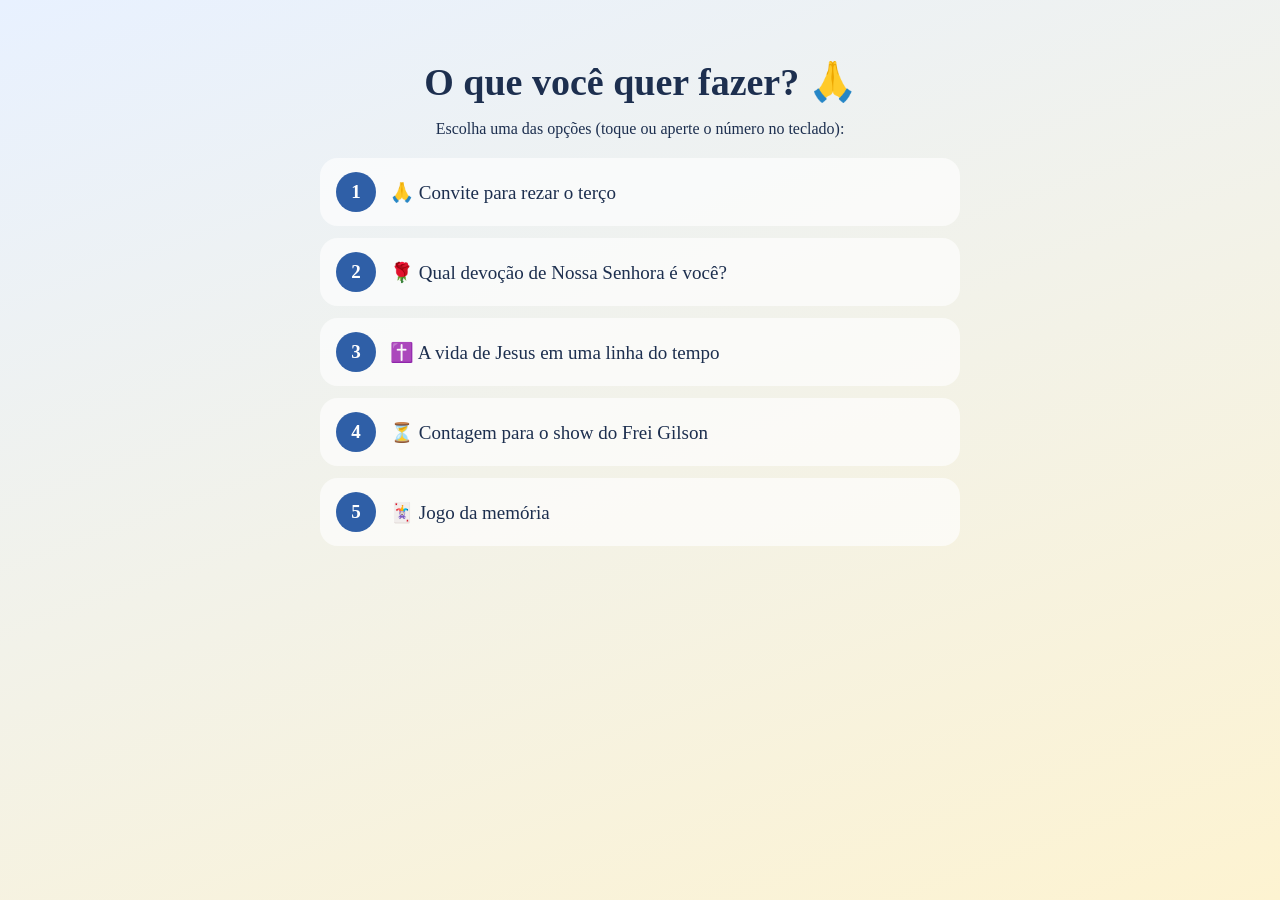
<file: fe/index.html>
<!DOCTYPE html>
<html lang="pt-BR">
<head>
<meta charset="utf-8">
<meta name="viewport" content="width=device-width, initial-scale=1">
<title>Escolha</title>
<link rel="stylesheet" href="css/base.css">
<link rel="stylesheet" href="css/index.css">
</head>
<body>
<main>
  <h1>O que você quer fazer? 🙏</h1>
  <p>Escolha uma das opções (toque ou aperte o número no teclado):</p>
  <nav id="menu"></nav>
</main>
<script src="js/index.js"></script>
</body>
</html>
</file>
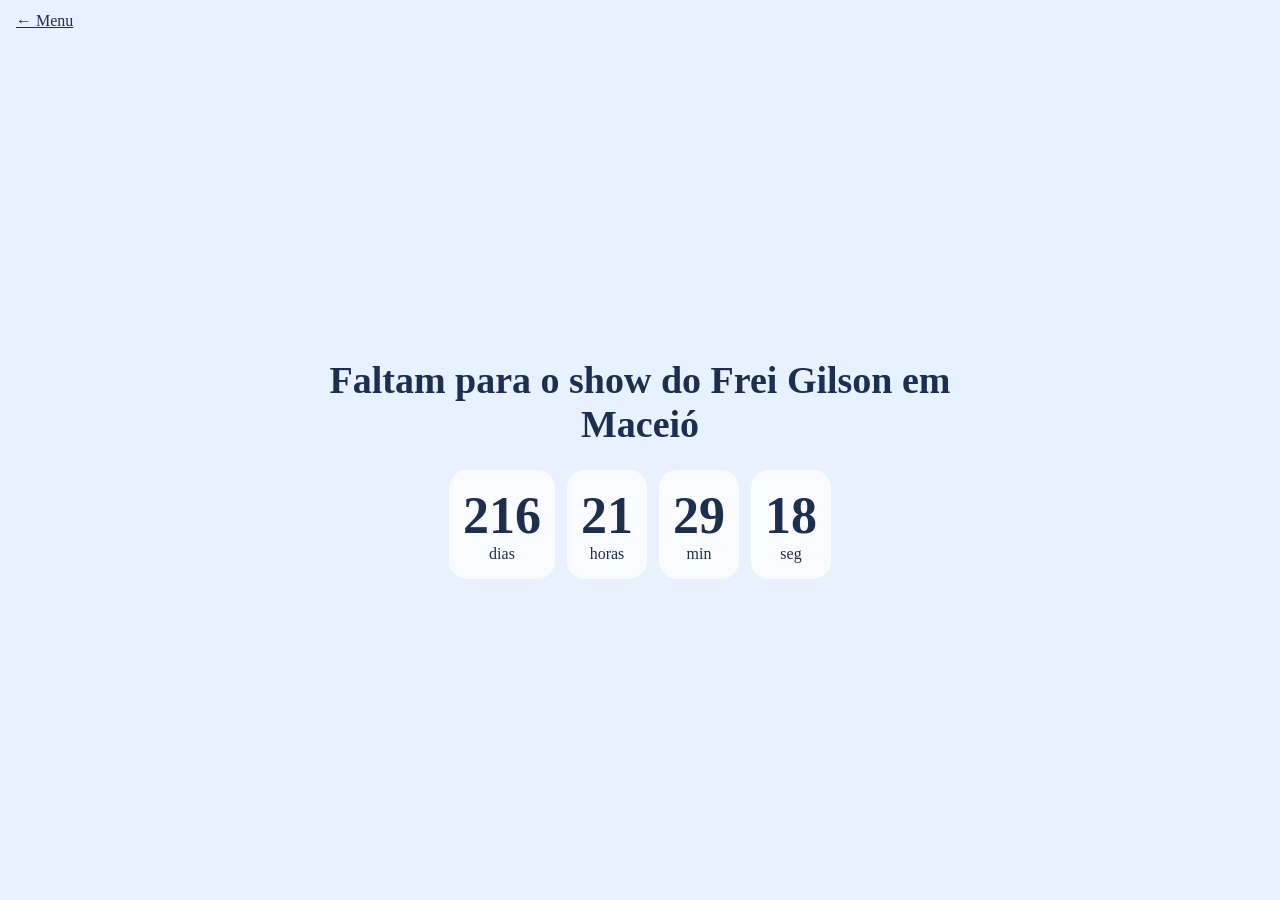
<file: fe/contagem.html>
<!DOCTYPE html>
<html lang="pt-BR">
<head>
<meta charset="utf-8">
<meta name="viewport" content="width=device-width, initial-scale=1">
<title>Contagem regressiva</title>
<link rel="stylesheet" href="css/base.css">
<link rel="stylesheet" href="css/contagem.css">
</head>
<body>
<a class="voltar" href="index.html">← Menu</a>
<main>
  <h1 id="titulo"></h1>
  <div id="relogio"></div>
</main>
<script src="js/contagem.js"></script>
</body>
</html>
</file>
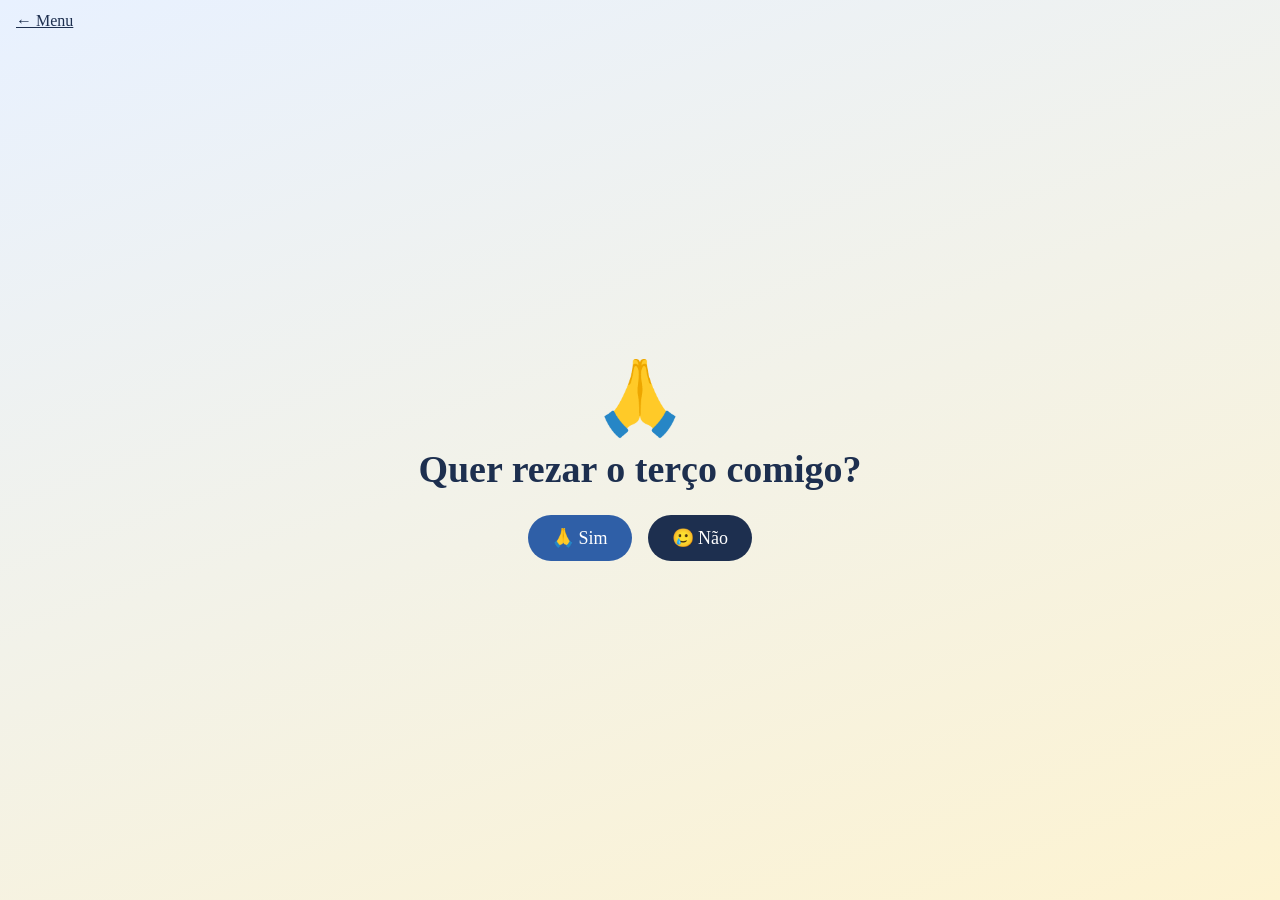
<file: fe/convite.html>
<!DOCTYPE html>
<html lang="pt-BR">
<head>
<meta charset="utf-8">
<meta name="viewport" content="width=device-width, initial-scale=1">
<title>Convite</title>
<link rel="stylesheet" href="css/base.css">
<link rel="stylesheet" href="css/convite.css">
</head>
<body>
<a class="voltar" href="index.html">← Menu</a>
<main id="tela">
  <div class="enfeite">🙏</div>
  <h1>Quer rezar o terço comigo?</h1>
  <div class="botoes">
    <button class="btn" id="sim">🙏 Sim</button>
    <button class="btn" id="nao">🥲 Não</button>
  </div>
</main>
<script src="js/convite.js"></script>
</body>
</html>
</file>
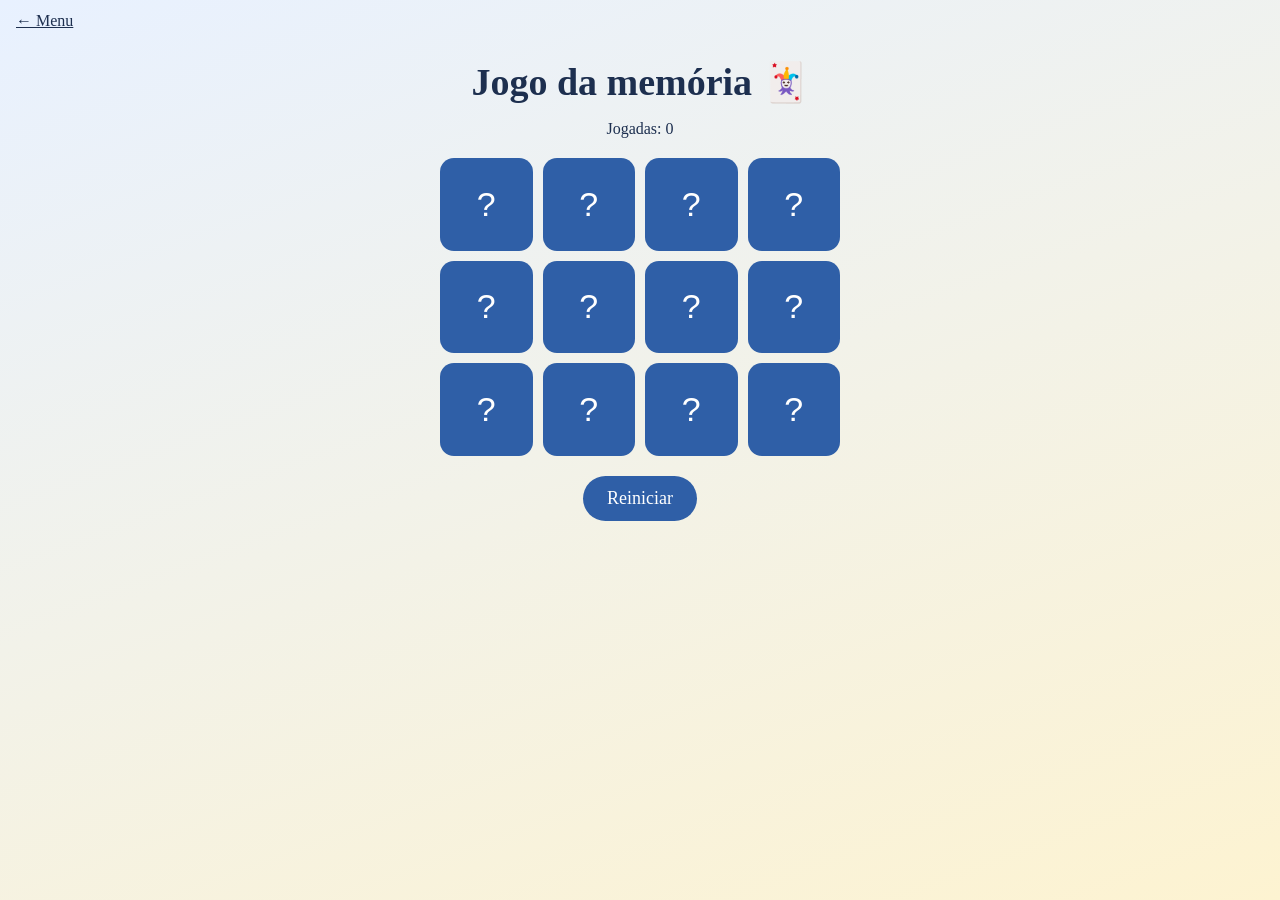
<file: fe/memoria.html>
<!DOCTYPE html>
<html lang="pt-BR">
<head>
<meta charset="utf-8">
<meta name="viewport" content="width=device-width, initial-scale=1">
<title>Jogo da memória</title>
<link rel="stylesheet" href="css/base.css">
<link rel="stylesheet" href="css/memoria.css">
</head>
<body>
<a class="voltar" href="index.html">← Menu</a>
<main>
  <h1>Jogo da memória 🃏</h1>
  <p id="info">Jogadas: 0</p>
  <div id="grade"></div>
  <p><button class="btn" id="reiniciar">Reiniciar</button></p>
</main>
<script src="js/memoria.js"></script>
</body>
</html>
</file>
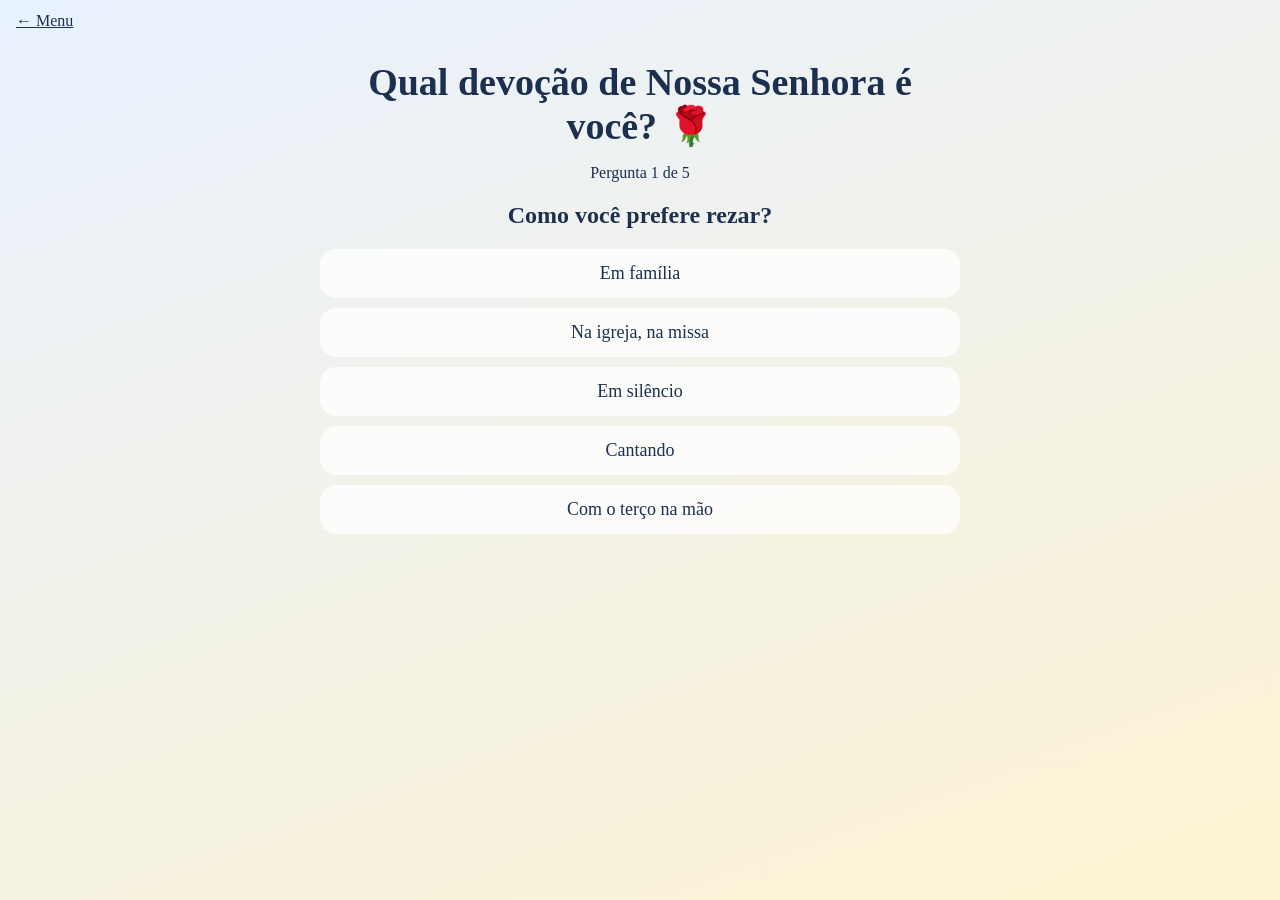
<file: fe/quiz.html>
<!DOCTYPE html>
<html lang="pt-BR">
<head>
<meta charset="utf-8">
<meta name="viewport" content="width=device-width, initial-scale=1">
<title>Qual devoção?</title>
<link rel="stylesheet" href="css/base.css">
<link rel="stylesheet" href="css/quiz.css">
</head>
<body>
<a class="voltar" href="index.html">← Menu</a>
<main>
  <h1>Qual devoção de Nossa Senhora é você? 🌹</h1>
  <p id="prog"></p>
  <div id="caixa"></div>
</main>
<script src="js/quiz.js"></script>
</body>
</html>
</file>
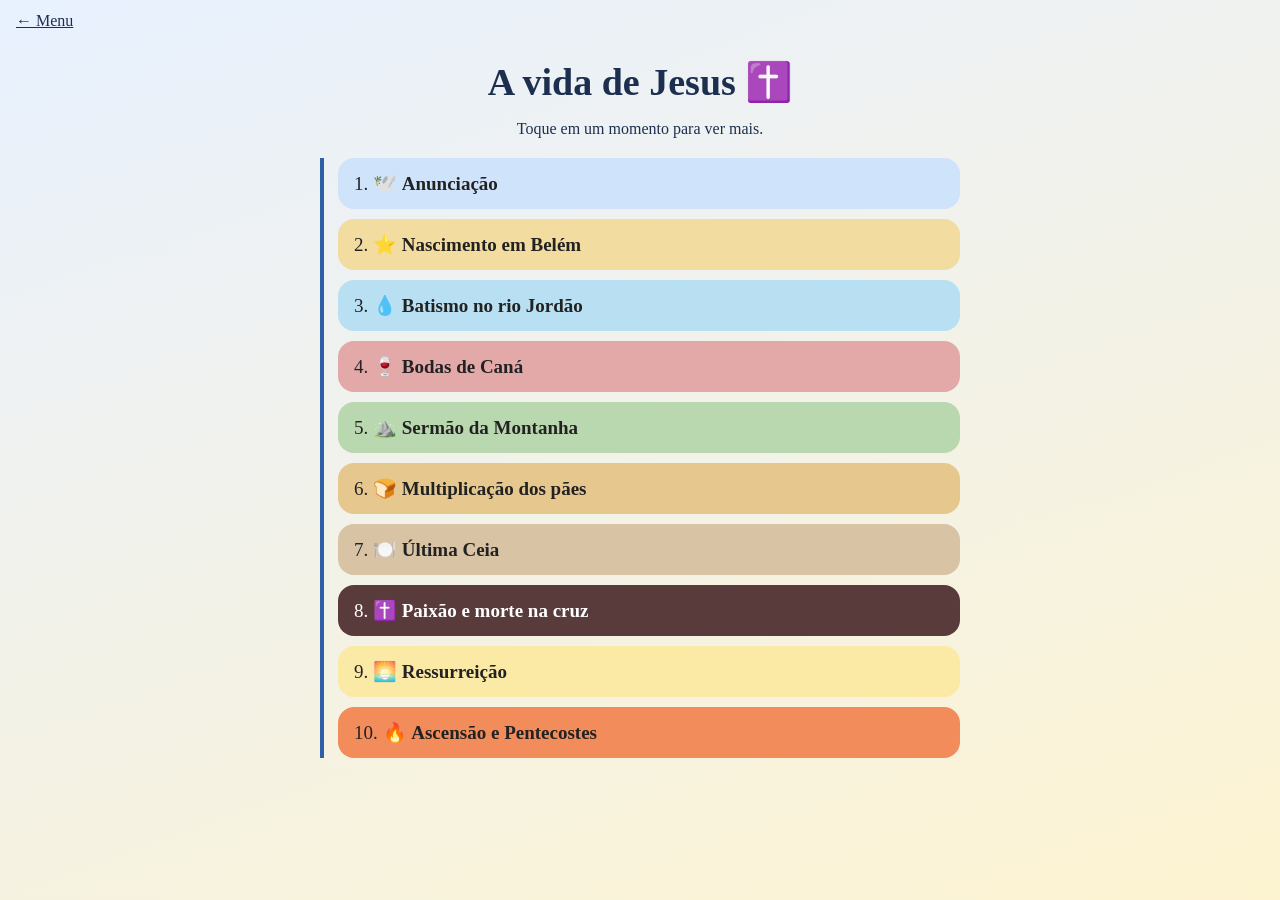
<file: fe/timeline.html>
<!DOCTYPE html>
<html lang="pt-BR">
<head>
<meta charset="utf-8">
<meta name="viewport" content="width=device-width, initial-scale=1">
<title>A vida de Jesus</title>
<link rel="stylesheet" href="css/base.css">
<link rel="stylesheet" href="css/timeline.css">
</head>
<body>
<a class="voltar" href="index.html">← Menu</a>
<main>
  <h1>A vida de Jesus ✝️</h1>
  <p>Toque em um momento para ver mais.</p>
  <div id="lista"></div>
</main>
<script src="js/timeline.js"></script>
</body>
</html>
</file>
<file: fe/css/base.css>
*{box-sizing:border-box}
body{margin:0;min-height:100vh;font-family:Georgia,'Times New Roman',serif;text-align:center;padding:48px 16px 24px;background:var(--bg,#e8f1ff);background-attachment:fixed;color:#1d2f4f}
main{max-width:640px;margin:0 auto}
h1{font-size:clamp(26px,7vw,38px);margin:12px 0}
.btn{font:inherit;font-size:18px;padding:12px 24px;border:0;border-radius:999px;background:#2f5fa7;color:#fff;cursor:pointer;text-decoration:none;display:inline-block}
.voltar{position:fixed;top:12px;left:16px;color:inherit;z-index:5}
:focus-visible{outline:3px solid currentColor;outline-offset:3px}
</file>
<file: fe/css/index.css>
body{--bg:linear-gradient(160deg,#e8f1ff,#fdf3d1)}
nav{display:grid;gap:12px;margin-top:20px}
.op{display:flex;align-items:center;gap:14px;text-align:left;padding:14px 16px;border-radius:18px;background:#fffa;color:inherit;text-decoration:none;font-size:19px;transition:transform .15s}
.op:hover{transform:translateX(4px)}
.op i{font-style:normal;width:40px;height:40px;border-radius:50%;background:#2f5fa7;color:#fff;display:grid;place-items:center;flex:none;font-weight:700}
</file>
<file: fe/css/contagem.css>
body{background:#e8f1ff;transition:background 2s;display:flex;min-height:100vh}
main{margin:auto}
#relogio{display:flex;gap:12px;justify-content:center;flex-wrap:wrap;margin-top:24px}
.bloco{background:#fffb;border-radius:18px;padding:16px 14px;min-width:78px}
.bloco b{display:block;font-size:clamp(30px,10vw,52px)}
@media (prefers-reduced-motion:reduce){body{transition:none}}
</file>
<file: fe/css/convite.css>
body{--bg:linear-gradient(160deg,#e8f1ff,#fdf3d1);display:flex;min-height:100vh;overflow:hidden}
main{margin:auto;position:relative;z-index:1}
.enfeite{font-size:72px;line-height:1}
.botoes{display:flex;gap:16px;justify-content:center;flex-wrap:wrap;margin-top:24px}
#nao{background:#1d2f4f}
#nao.solto{position:fixed}
a.btn{background:#1db954;margin-top:12px}
video{max-width:100%;border-radius:16px;margin-top:16px}
.brilho{position:fixed;top:-30px;pointer-events:none;animation:cair linear infinite;opacity:.8}
@keyframes cair{to{transform:translateY(110vh)}}
@media (prefers-reduced-motion:reduce){.brilho{display:none}}
</file>
<file: fe/css/memoria.css>
body{--bg:linear-gradient(160deg,#e8f1ff,#fdf3d1)}
#grade{display:grid;grid-template-columns:repeat(4,1fr);gap:10px;max-width:400px;margin:20px auto}
.carta{aspect-ratio:1;border:0;border-radius:14px;background:#2f5fa7;color:#fff;font-size:34px;cursor:pointer}
.carta.aberta,.carta.par{background:#fff}
.carta.par{opacity:.6}
</file>
<file: fe/css/quiz.css>
body{--bg:linear-gradient(160deg,#e8f1ff,#fdf3d1)}
.opcao{display:block;width:100%;margin:10px 0;padding:14px;border:0;border-radius:16px;background:#fffc;color:inherit;font:inherit;font-size:18px;cursor:pointer}
.opcao:hover{background:#fff}
.resultado{border-radius:22px;padding:28px 18px;margin-top:16px}
.resultado .grande{font-size:72px}
</file>
<file: fe/css/timeline.css>
body{--bg:linear-gradient(160deg,#e8f1ff,#fdf3d1)}
#lista{margin-top:20px;border-left:4px solid #2f5fa7;padding-left:14px;text-align:left}
.album{display:block;width:100%;margin:10px 0;padding:14px 16px;border:0;border-radius:16px;background:var(--c);color:var(--t);font:inherit;font-size:19px;text-align:left;cursor:pointer}
.album small{display:block;font-size:15px;margin-top:6px;opacity:.95}
.album[aria-expanded="false"] small{display:none}
</file>
